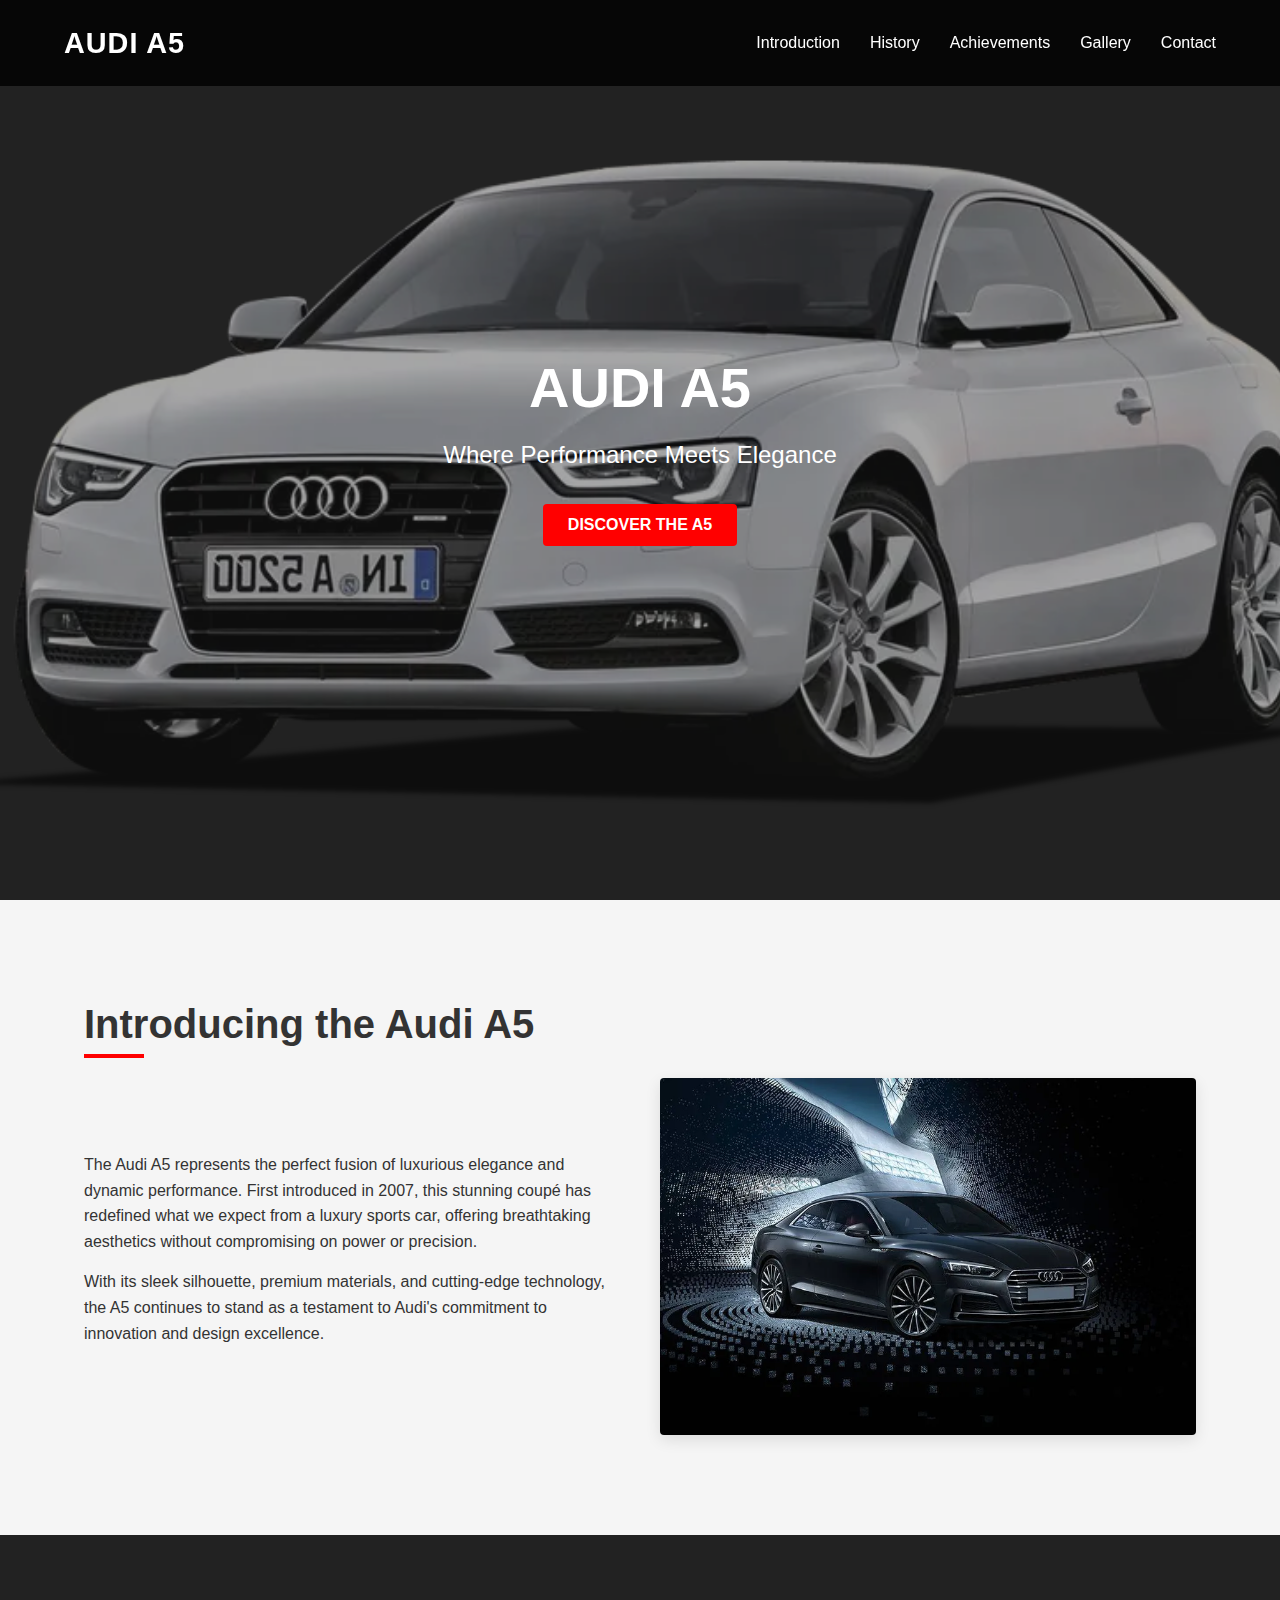
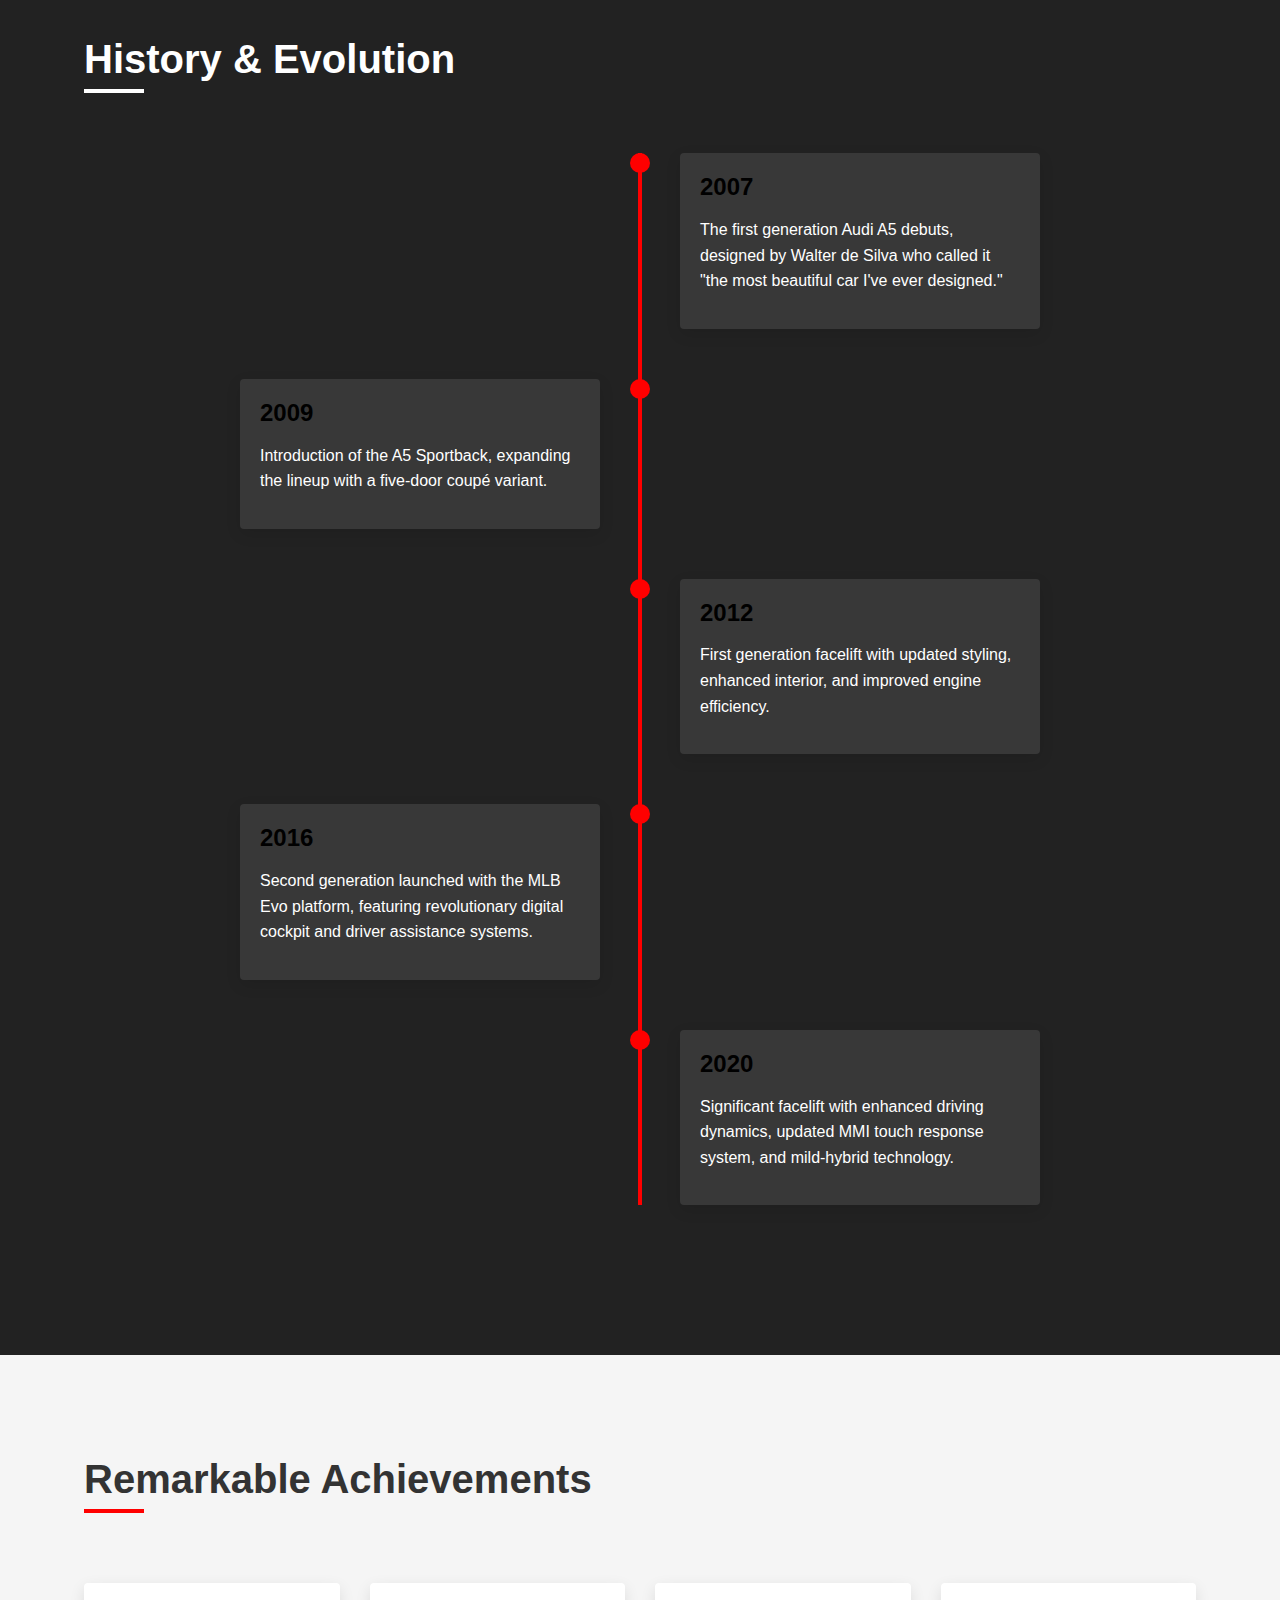
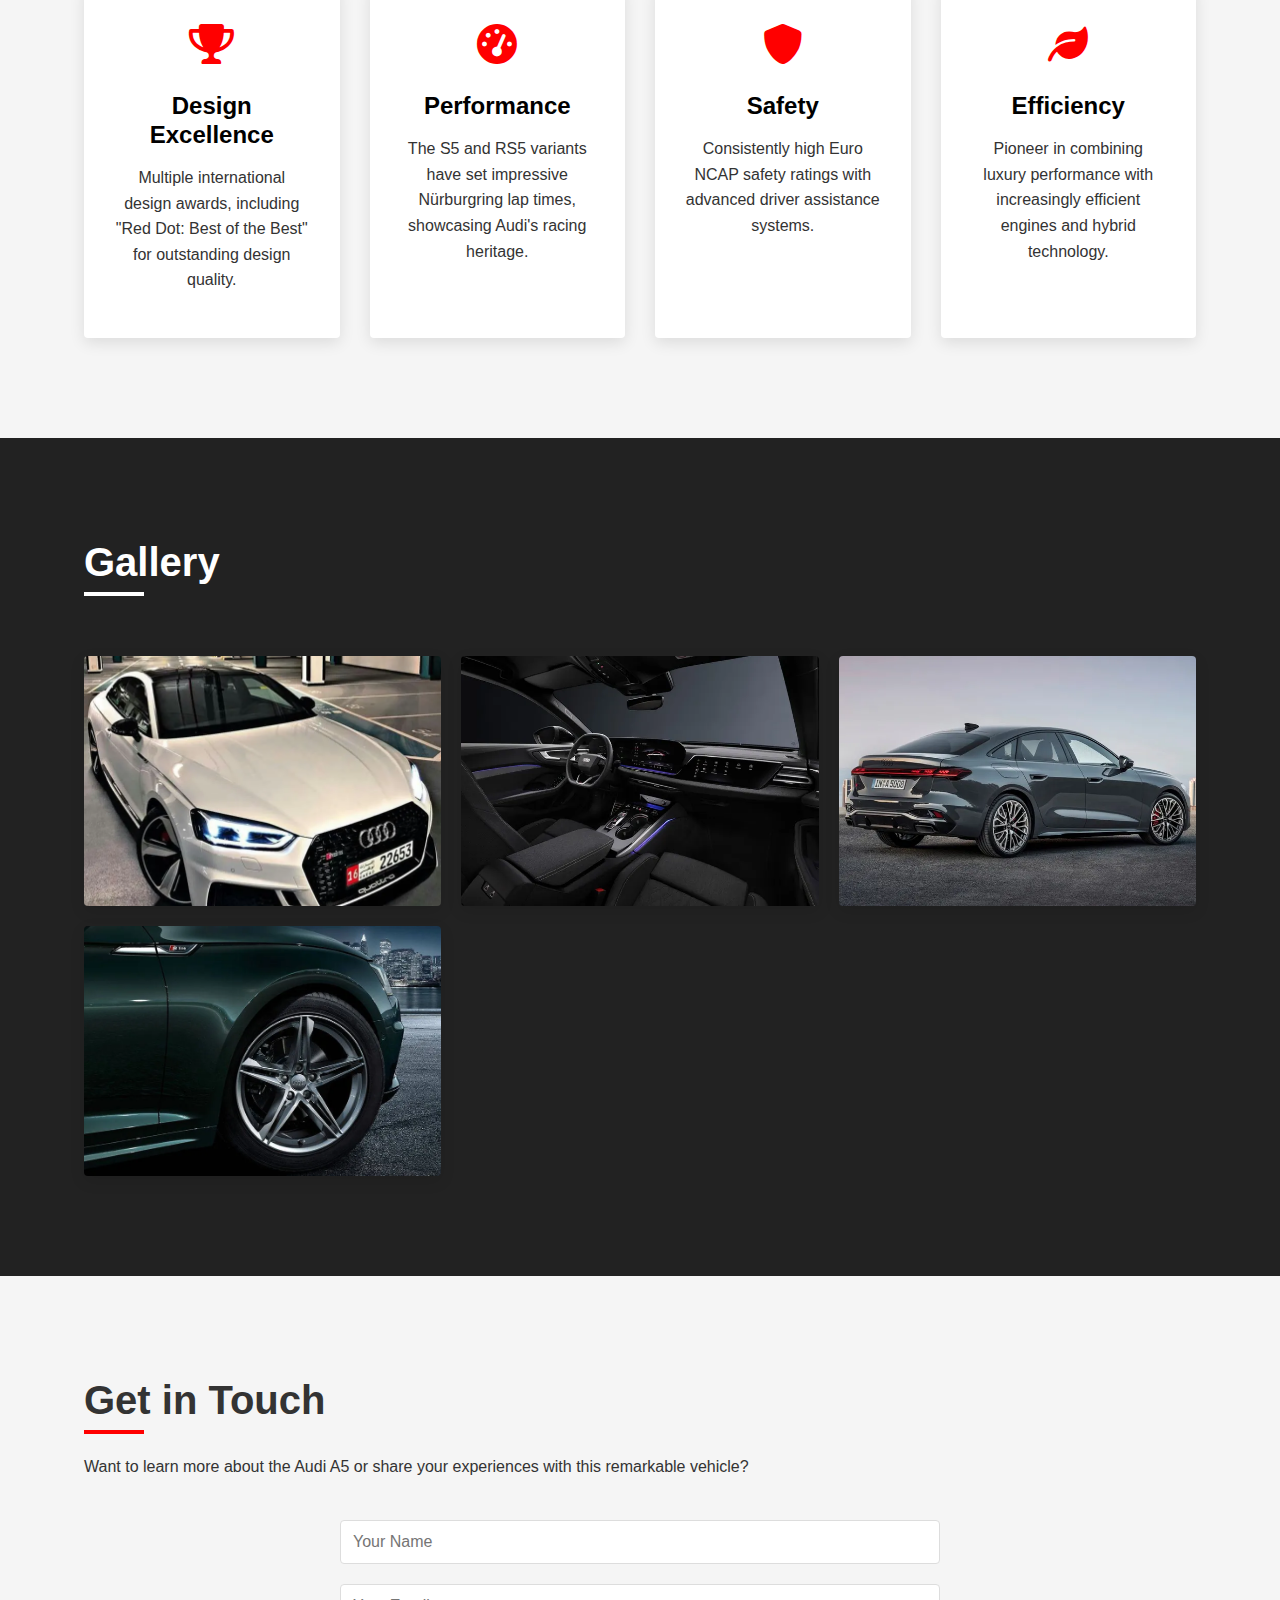
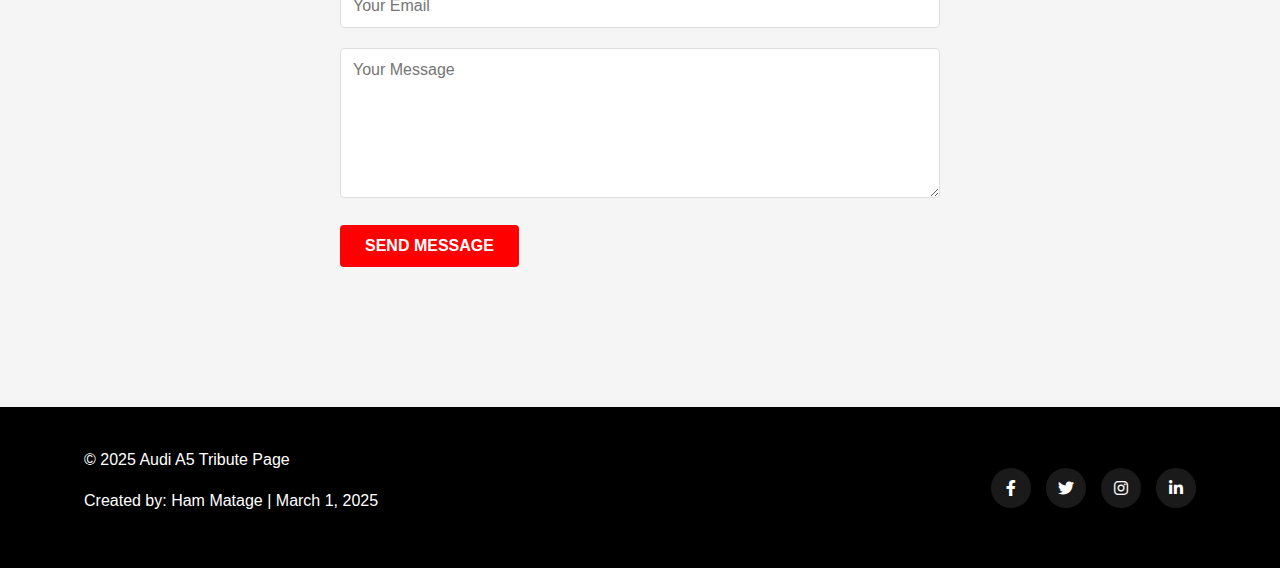
<file: index.html>
<!DOCTYPE html>
<html lang="en">
<head>
    <meta charset="UTF-8">
    <meta name="viewport" content="width=device-width, initial-scale=1.0">
    <title>Tribute to the Audi A5 | Elegance in Motion</title>
    <link rel="stylesheet" href="car.css">
    <link rel="stylesheet" href="https://cdnjs.cloudflare.com/ajax/libs/font-awesome/6.0.0-beta3/css/all.min.css">
</head>
<body>
    <!-- Navigation Bar -->
    <nav id="navbar">
        <div class="logo">AUDI A5</div>
        <ul class="nav-links">
            <li><a href="#introduction">Introduction</a></li>
            <li><a href="#history">History</a></li>
            <li><a href="#achievements">Achievements</a></li>
            <li><a href="#gallery">Gallery</a></li>
            <li><a href="#contact">Contact</a></li>
        </ul>
        <div class="burger">
            <div class="line1"></div>
            <div class="line2"></div>
            <div class="line3"></div>
        </div>
    </nav>

    <!-- Hero Secti~on -->
    <header id="hero">
        <div class="hero-content">
            <h1>AUDI A5</h1>
            <p class="tagline">Where Performance Meets Elegance</p>
            <button class="cta-button" id="reveal-button">Discover the A5</button>
        </div>
        <!-- Hero Image - Replace with your Audi A5 image -->
        <div class="hero-image-container">
            <img src="images\Image 11.webp" alt="Audi A5 Luxury Coupe" class="hero-image">
        </div>
    </header>

    <main>
        <!-- Introduction Section -->
        <section id="introduction" class="section">
            <div class="container">
                <h2>Introducing the Audi A5</h2>
                <div class="content-flex">
                    <div class="text-content">
                        <p>The Audi A5 represents the perfect fusion of luxurious elegance and dynamic performance. First introduced in 2007, this stunning coupé has redefined what we expect from a luxury sports car, offering breathtaking aesthetics without compromising on power or precision.</p>
                        <p>With its sleek silhouette, premium materials, and cutting-edge technology, the A5 continues to stand as a testament to Audi's commitment to innovation and design excellence.</p>
                    </div>
                    <!-- Side Image - Replace with another Audi A5 image -->
                    <div class="side-image">
                        <img src="images\audi-a5-front-medium-view-856824.webp" alt="Audi A5 Side Profile" id="info-image">
                    </div>
                </div>
            </div>
        </section>

        <!-- History Section -->
        <section id="history" class="section alt-section">
            <div class="container">
                <h2>History & Evolution</h2>
                <div class="timeline">
                    <div class="timeline-item">
                        <div class="timeline-dot"></div>
                        <div class="timeline-content">
                            <h3>2007</h3>
                            <p>The first generation Audi A5 debuts, designed by Walter de Silva who called it "the most beautiful car I've ever designed."</p>
                        </div>
                    </div>
                    <div class="timeline-item">
                        <div class="timeline-dot"></div>
                        <div class="timeline-content">
                            <h3>2009</h3>
                            <p>Introduction of the A5 Sportback, expanding the lineup with a five-door coupé variant.</p>
                        </div>
                    </div>
                    <div class="timeline-item">
                        <div class="timeline-dot"></div>
                        <div class="timeline-content">
                            <h3>2012</h3>
                            <p>First generation facelift with updated styling, enhanced interior, and improved engine efficiency.</p>
                        </div>
                    </div>
                    <div class="timeline-item">
                        <div class="timeline-dot"></div>
                        <div class="timeline-content">
                            <h3>2016</h3>
                            <p>Second generation launched with the MLB Evo platform, featuring revolutionary digital cockpit and driver assistance systems.</p>
                        </div>
                    </div>
                    <div class="timeline-item">
                        <div class="timeline-dot"></div>
                        <div class="timeline-content">
                            <h3>2020</h3>
                            <p>Significant facelift with enhanced driving dynamics, updated MMI touch response system, and mild-hybrid technology.</p>
                        </div>
                    </div>
                </div>
            </div>
        </section>

        <!-- Achievements Section -->
        <section id="achievements" class="section">
            <div class="container">
                <h2>Remarkable Achievements</h2>
                <div class="achievements-grid">
                    <div class="achievement-card">
                        <div class="achievement-icon">
                            <i class="fas fa-trophy"></i>
                        </div>
                        <h3>Design Excellence</h3>
                        <p>Multiple international design awards, including "Red Dot: Best of the Best" for outstanding design quality.</p>
                    </div>
                    <div class="achievement-card">
                        <div class="achievement-icon">
                            <i class="fas fa-tachometer-alt"></i>
                        </div>
                        <h3>Performance</h3>
                        <p>The S5 and RS5 variants have set impressive Nürburgring lap times, showcasing Audi's racing heritage.</p>
                    </div>
                    <div class="achievement-card">
                        <div class="achievement-icon">
                            <i class="fas fa-shield-alt"></i>
                        </div>
                        <h3>Safety</h3>
                        <p>Consistently high Euro NCAP safety ratings with advanced driver assistance systems.</p>
                    </div>
                    <div class="achievement-card">
                        <div class="achievement-icon">
                            <i class="fas fa-leaf"></i>
                        </div>
                        <h3>Efficiency</h3>
                        <p>Pioneer in combining luxury performance with increasingly efficient engines and hybrid technology.</p>
                    </div>
                </div>
            </div>
        </section>

        <!-- Gallery Section -->
        <section id="gallery" class="section alt-section">
            <div class="container">
                <h2>Gallery</h2>
                <div class="gallery-container">
                    <!-- Replace these with your Audi A5 images -->
                    <div class="gallery-item">
                        <img src="images\a718b1981dd5a54b448434178c0c8688.webp" alt="Audi A5 Front View" class="gallery-image">
                    </div>
                    <div class="gallery-item">
                        <img src="images\interior.webp" alt="Audi A5 Interior" class="gallery-image">
                    </div>
                    <div class="gallery-item">
                        <img src="images\Rear view.webp" alt="Audi A5 Rear View" class="gallery-image">
                    </div>
                    <div class="gallery-item">
                        <img src="images\Wheels.webp" alt="Audi A5 Wheels" class="gallery-image">
                    </div>
                </div>
            </div>
        </section>

        <!-- Hidden Facts Section (revealed by JS) -->
        <section id="hidden-facts" class="section hidden">
            <div class="container">
                <h2>Hidden Facts About the Audi A5</h2>
                <div class="facts-list">
                    <div class="fact-item">
                        <h3>Engineering Marvel</h3>
                        <p>The Audi A5's body uses high-strength steel and aluminum components, resulting in exceptional rigidity while maintaining a relatively light weight.</p>
                    </div>
                    <div class="fact-item">
                        <h3>Sound Engineering</h3>
                        <p>The exhaust note of the Audi S5 and RS5 is carefully engineered to produce a distinctive and exhilarating sound profile.</p>
                    </div>
                    <div class="fact-item">
                        <h3>Designer's Touch</h3>
                        <p>Walter de Silva, the designer of the original A5, considered it his masterpiece and often referred to its silhouette as "the perfect line."</p>
                    </div>
                </div>
                <button class="cta-button" id="hide-button">Hide Facts</button>
            </div>
        </section>
    </main>

    <!-- Contact Section -->
    <section id="contact" class="section">
        <div class="container">
            <h2>Get in Touch</h2>
            <p>Want to learn more about the Audi A5 or share your experiences with this remarkable vehicle?</p>
            <div class="contact-form">
                <form id="tribute-form">
                    <div class="form-group">
                        <input type="text" id="name" placeholder="Your Name" required>
                    </div>
                    <div class="form-group">
                        <input type="email" id="email" placeholder="Your Email" required>
                    </div>
                    <div class="form-group">
                        <textarea id="message" placeholder="Your Message" required></textarea>
                    </div>
                    <button type="submit" class="submit-button">Send Message</button>
                </form>
            </div>
        </div>
    </section>

    <!-- Footer -->
    <footer>
        <div class="container">
            <div class="footer-content">
                <div class="footer-info">
                    <p>&copy; 2025 Audi A5 Tribute Page</p>
                    <p>Created by: Ham Matage | March 1, 2025</p>
                </div>
                <div class="social-links">
                    <a href="https://facebook.com" target="_blank" class="social-icon"><i class="fab fa-facebook-f"></i></a>
                    <a href="https://twitter.com" target="_blank" class="social-icon"><i class="fab fa-twitter"></i></a>
                    <a href="https://instagram.com" target="_blank" class="social-icon"><i class="fab fa-instagram"></i></a>
                    <a href="https://linkedin.com" target="_blank" class="social-icon"><i class="fab fa-linkedin-in"></i></a>
                </div>
            </div>
        </div>
    </footer>

    <script src="car.js"></script>
</body>
</html>
</file>
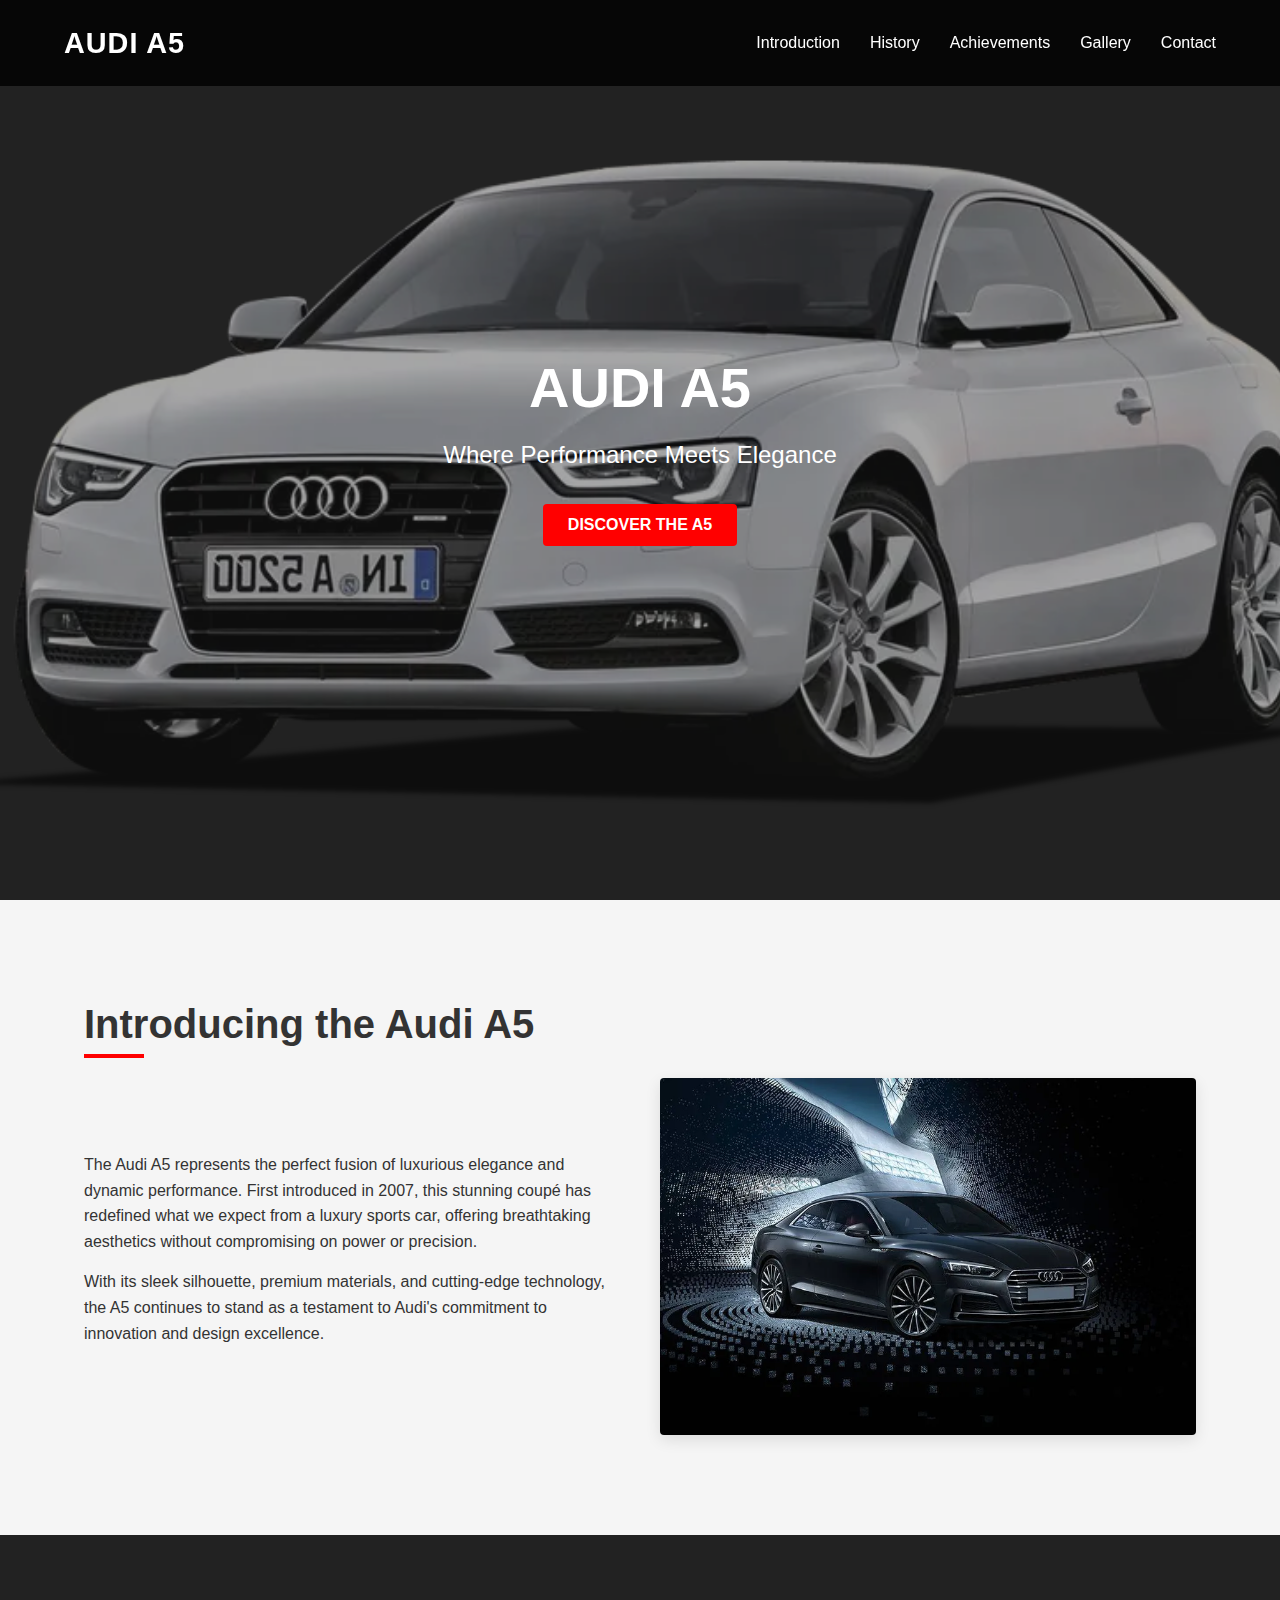
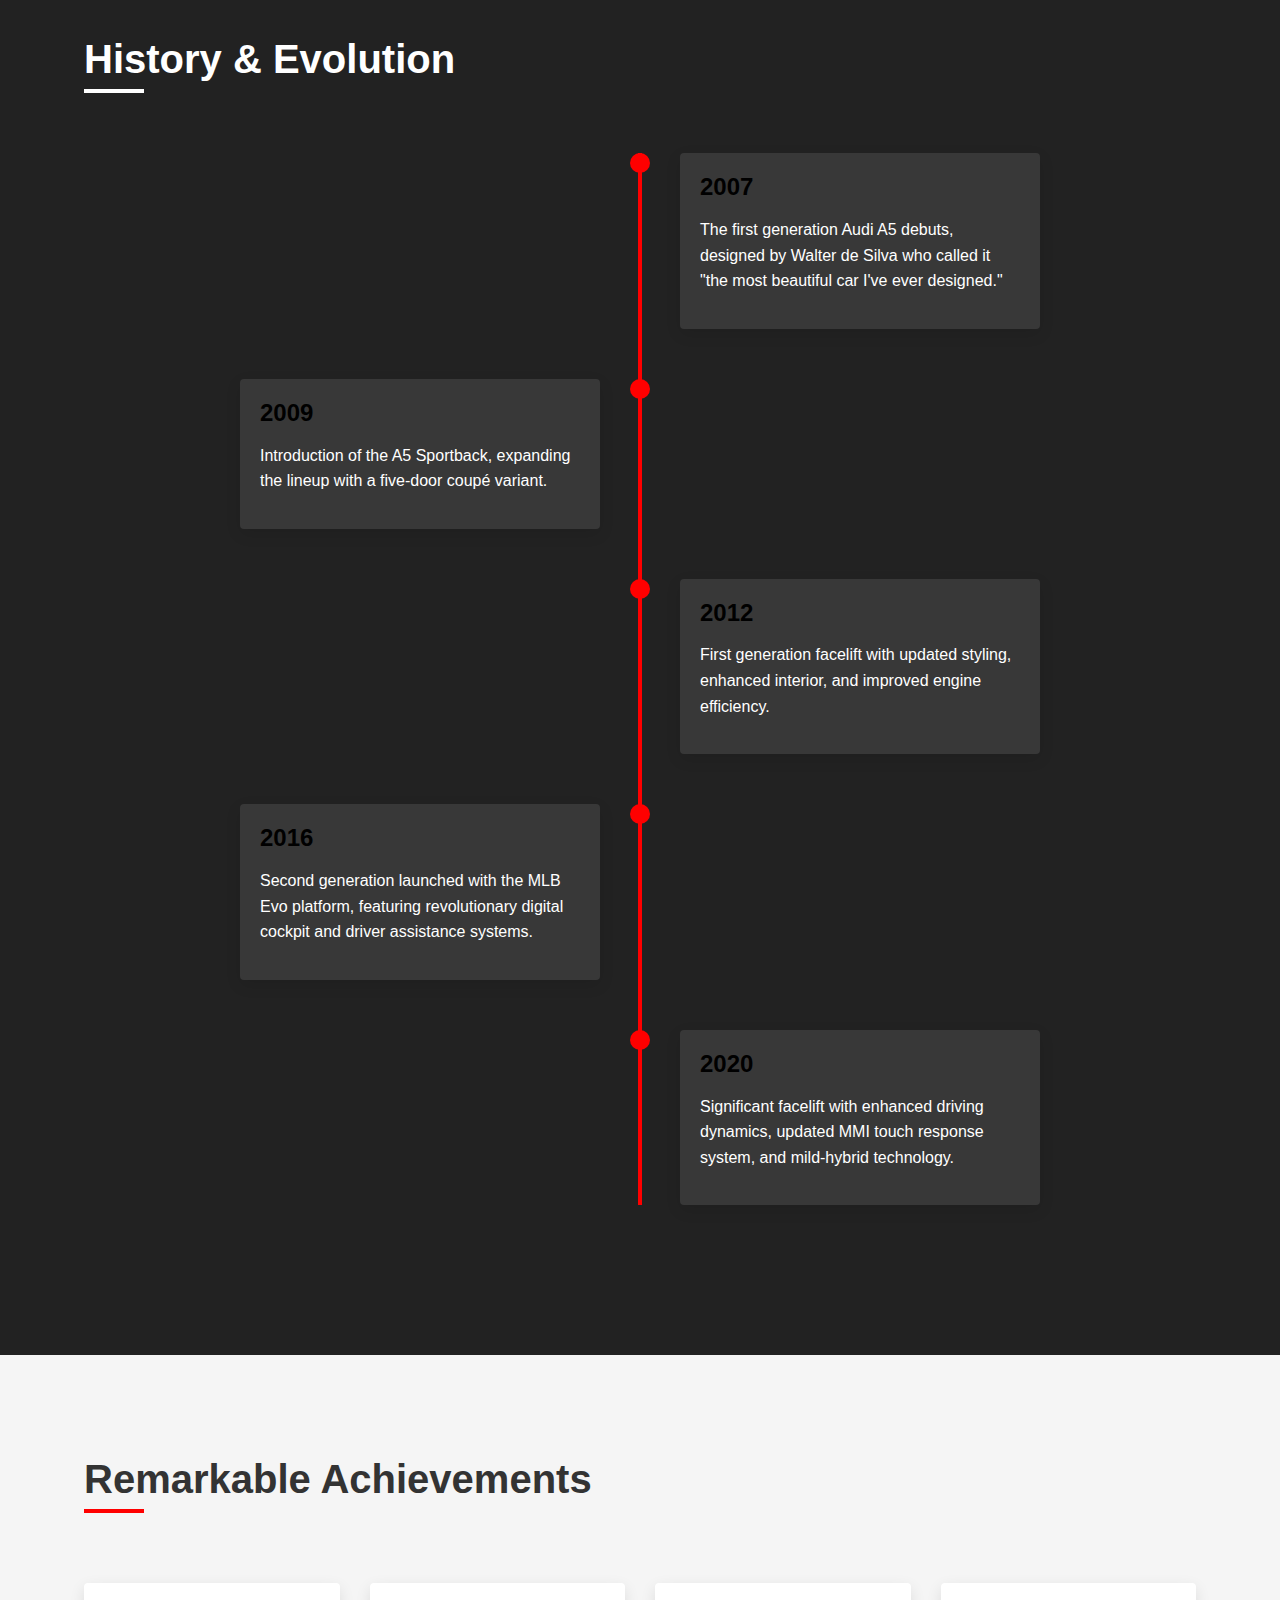
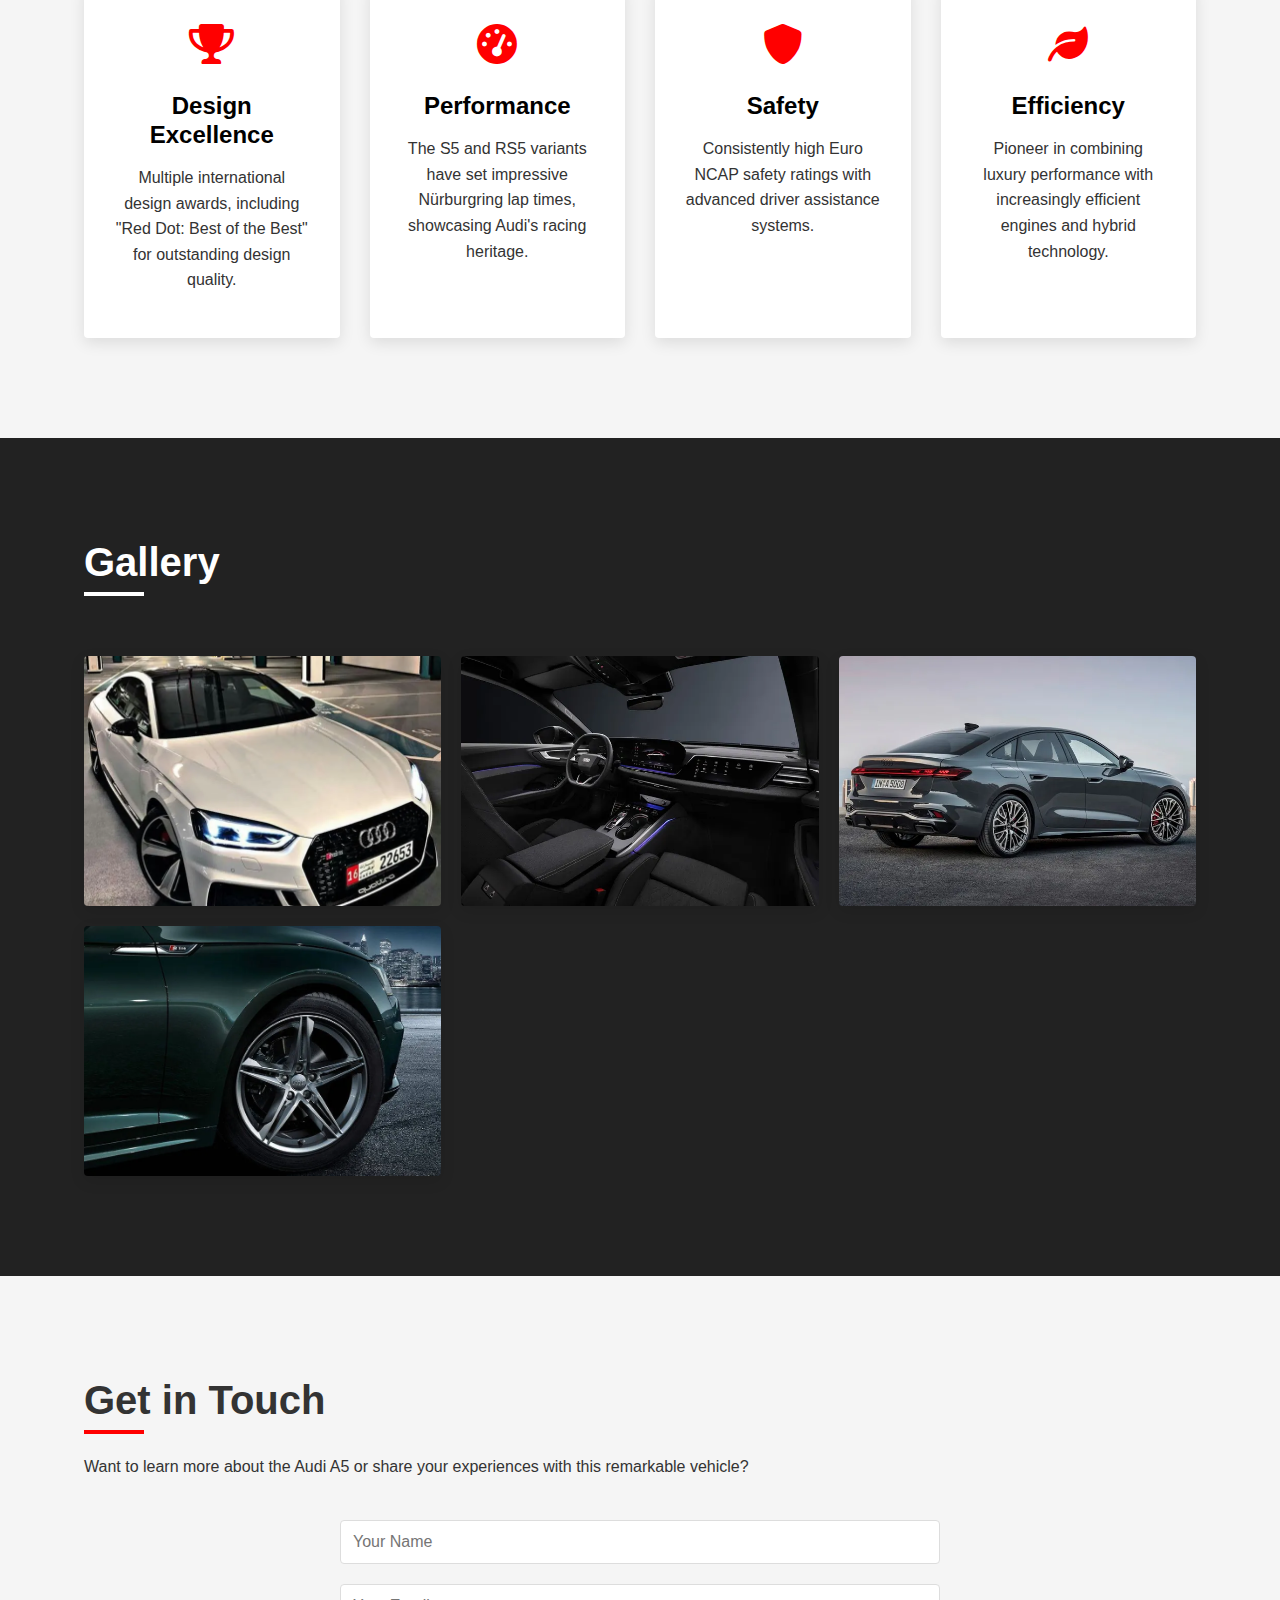
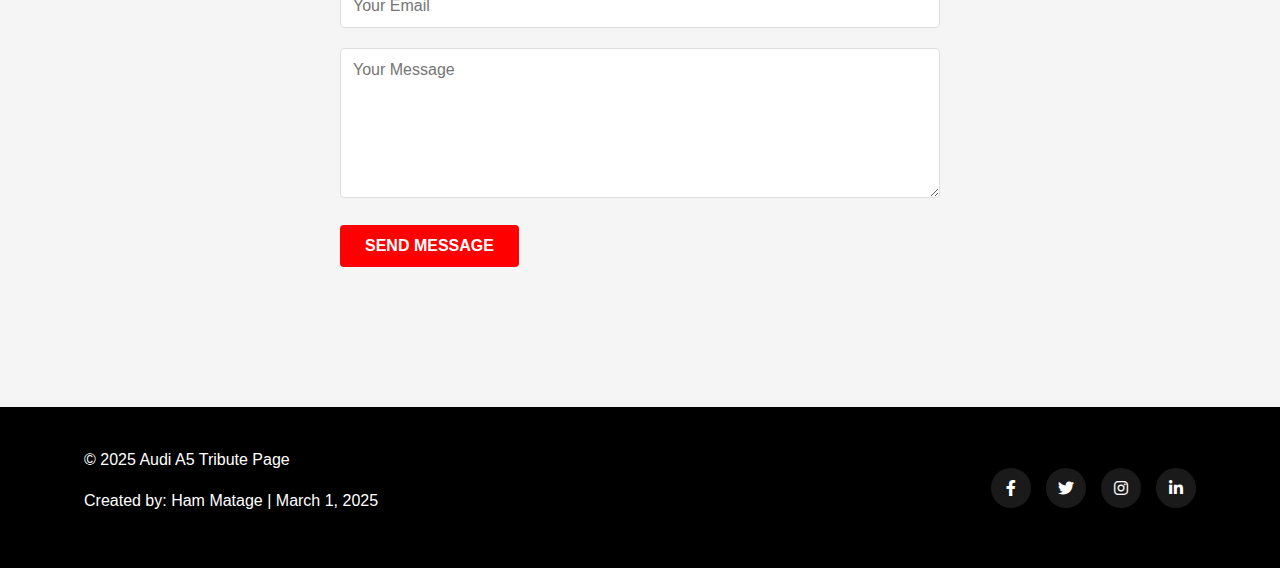
<file: Car.html>
<!DOCTYPE html>
<html lang="en">
<head>
    <meta charset="UTF-8">
    <meta name="viewport" content="width=device-width, initial-scale=1.0">
    <title>Tribute to the Audi A5 | Elegance in Motion</title>
    <link rel="stylesheet" href="car.css">
    <link rel="stylesheet" href="https://cdnjs.cloudflare.com/ajax/libs/font-awesome/6.0.0-beta3/css/all.min.css">
</head>
<body>
    <!-- Navigation Bar -->
    <nav id="navbar">
        <div class="logo">AUDI A5</div>
        <ul class="nav-links">
            <li><a href="#introduction">Introduction</a></li>
            <li><a href="#history">History</a></li>
            <li><a href="#achievements">Achievements</a></li>
            <li><a href="#gallery">Gallery</a></li>
            <li><a href="#contact">Contact</a></li>
        </ul>
        <div class="burger">
            <div class="line1"></div>
            <div class="line2"></div>
            <div class="line3"></div>
        </div>
    </nav>

    <!-- Hero Secti~on -->
    <header id="hero">
        <div class="hero-content">
            <h1>AUDI A5</h1>
            <p class="tagline">Where Performance Meets Elegance</p>
            <button class="cta-button" id="reveal-button">Discover the A5</button>
        </div>
        <!-- Hero Image - Replace with your Audi A5 image -->
        <div class="hero-image-container">
            <img src="images\Image 11.webp" alt="Audi A5 Luxury Coupe" class="hero-image">
        </div>
    </header>

    <main>
        <!-- Introduction Section -->
        <section id="introduction" class="section">
            <div class="container">
                <h2>Introducing the Audi A5</h2>
                <div class="content-flex">
                    <div class="text-content">
                        <p>The Audi A5 represents the perfect fusion of luxurious elegance and dynamic performance. First introduced in 2007, this stunning coupé has redefined what we expect from a luxury sports car, offering breathtaking aesthetics without compromising on power or precision.</p>
                        <p>With its sleek silhouette, premium materials, and cutting-edge technology, the A5 continues to stand as a testament to Audi's commitment to innovation and design excellence.</p>
                    </div>
                    <!-- Side Image - Replace with another Audi A5 image -->
                    <div class="side-image">
                        <img src="images\audi-a5-front-medium-view-856824.webp" alt="Audi A5 Side Profile" id="info-image">
                    </div>
                </div>
            </div>
        </section>

        <!-- History Section -->
        <section id="history" class="section alt-section">
            <div class="container">
                <h2>History & Evolution</h2>
                <div class="timeline">
                    <div class="timeline-item">
                        <div class="timeline-dot"></div>
                        <div class="timeline-content">
                            <h3>2007</h3>
                            <p>The first generation Audi A5 debuts, designed by Walter de Silva who called it "the most beautiful car I've ever designed."</p>
                        </div>
                    </div>
                    <div class="timeline-item">
                        <div class="timeline-dot"></div>
                        <div class="timeline-content">
                            <h3>2009</h3>
                            <p>Introduction of the A5 Sportback, expanding the lineup with a five-door coupé variant.</p>
                        </div>
                    </div>
                    <div class="timeline-item">
                        <div class="timeline-dot"></div>
                        <div class="timeline-content">
                            <h3>2012</h3>
                            <p>First generation facelift with updated styling, enhanced interior, and improved engine efficiency.</p>
                        </div>
                    </div>
                    <div class="timeline-item">
                        <div class="timeline-dot"></div>
                        <div class="timeline-content">
                            <h3>2016</h3>
                            <p>Second generation launched with the MLB Evo platform, featuring revolutionary digital cockpit and driver assistance systems.</p>
                        </div>
                    </div>
                    <div class="timeline-item">
                        <div class="timeline-dot"></div>
                        <div class="timeline-content">
                            <h3>2020</h3>
                            <p>Significant facelift with enhanced driving dynamics, updated MMI touch response system, and mild-hybrid technology.</p>
                        </div>
                    </div>
                </div>
            </div>
        </section>

        <!-- Achievements Section -->
        <section id="achievements" class="section">
            <div class="container">
                <h2>Remarkable Achievements</h2>
                <div class="achievements-grid">
                    <div class="achievement-card">
                        <div class="achievement-icon">
                            <i class="fas fa-trophy"></i>
                        </div>
                        <h3>Design Excellence</h3>
                        <p>Multiple international design awards, including "Red Dot: Best of the Best" for outstanding design quality.</p>
                    </div>
                    <div class="achievement-card">
                        <div class="achievement-icon">
                            <i class="fas fa-tachometer-alt"></i>
                        </div>
                        <h3>Performance</h3>
                        <p>The S5 and RS5 variants have set impressive Nürburgring lap times, showcasing Audi's racing heritage.</p>
                    </div>
                    <div class="achievement-card">
                        <div class="achievement-icon">
                            <i class="fas fa-shield-alt"></i>
                        </div>
                        <h3>Safety</h3>
                        <p>Consistently high Euro NCAP safety ratings with advanced driver assistance systems.</p>
                    </div>
                    <div class="achievement-card">
                        <div class="achievement-icon">
                            <i class="fas fa-leaf"></i>
                        </div>
                        <h3>Efficiency</h3>
                        <p>Pioneer in combining luxury performance with increasingly efficient engines and hybrid technology.</p>
                    </div>
                </div>
            </div>
        </section>

        <!-- Gallery Section -->
        <section id="gallery" class="section alt-section">
            <div class="container">
                <h2>Gallery</h2>
                <div class="gallery-container">
                    <!-- Replace these with your Audi A5 images -->
                    <div class="gallery-item">
                        <img src="images\a718b1981dd5a54b448434178c0c8688.webp" alt="Audi A5 Front View" class="gallery-image">
                    </div>
                    <div class="gallery-item">
                        <img src="images\interior.webp" alt="Audi A5 Interior" class="gallery-image">
                    </div>
                    <div class="gallery-item">
                        <img src="images\Rear view.webp" alt="Audi A5 Rear View" class="gallery-image">
                    </div>
                    <div class="gallery-item">
                        <img src="images\Wheels.webp" alt="Audi A5 Wheels" class="gallery-image">
                    </div>
                </div>
            </div>
        </section>

        <!-- Hidden Facts Section (revealed by JS) -->
        <section id="hidden-facts" class="section hidden">
            <div class="container">
                <h2>Hidden Facts About the Audi A5</h2>
                <div class="facts-list">
                    <div class="fact-item">
                        <h3>Engineering Marvel</h3>
                        <p>The Audi A5's body uses high-strength steel and aluminum components, resulting in exceptional rigidity while maintaining a relatively light weight.</p>
                    </div>
                    <div class="fact-item">
                        <h3>Sound Engineering</h3>
                        <p>The exhaust note of the Audi S5 and RS5 is carefully engineered to produce a distinctive and exhilarating sound profile.</p>
                    </div>
                    <div class="fact-item">
                        <h3>Designer's Touch</h3>
                        <p>Walter de Silva, the designer of the original A5, considered it his masterpiece and often referred to its silhouette as "the perfect line."</p>
                    </div>
                </div>
                <button class="cta-button" id="hide-button">Hide Facts</button>
            </div>
        </section>
    </main>

    <!-- Contact Section -->
    <section id="contact" class="section">
        <div class="container">
            <h2>Get in Touch</h2>
            <p>Want to learn more about the Audi A5 or share your experiences with this remarkable vehicle?</p>
            <div class="contact-form">
                <form id="tribute-form">
                    <div class="form-group">
                        <input type="text" id="name" placeholder="Your Name" required>
                    </div>
                    <div class="form-group">
                        <input type="email" id="email" placeholder="Your Email" required>
                    </div>
                    <div class="form-group">
                        <textarea id="message" placeholder="Your Message" required></textarea>
                    </div>
                    <button type="submit" class="submit-button">Send Message</button>
                </form>
            </div>
        </div>
    </section>

    <!-- Footer -->
    <footer>
        <div class="container">
            <div class="footer-content">
                <div class="footer-info">
                    <p>&copy; 2025 Audi A5 Tribute Page</p>
                    <p>Created by: Ham Matage | March 1, 2025</p>
                </div>
                <div class="social-links">
                    <a href="https://facebook.com" target="_blank" class="social-icon"><i class="fab fa-facebook-f"></i></a>
                    <a href="https://twitter.com" target="_blank" class="social-icon"><i class="fab fa-twitter"></i></a>
                    <a href="https://instagram.com" target="_blank" class="social-icon"><i class="fab fa-instagram"></i></a>
                    <a href="https://linkedin.com" target="_blank" class="social-icon"><i class="fab fa-linkedin-in"></i></a>
                </div>
            </div>
        </div>
    </footer>

    <script src="car.js"></script>
</body>
</html>
</file>
<file: car.css>
/* Base Styles and Variables */
:root {
  --primary-color: #000000;
  --secondary-color: #ff0000;
  --accent-color: #ffffff;
  --text-color: #333333;
  --light-gray: #f5f5f5;
  --dark-gray: #222222;
  --transition: all 0.3s ease;
  --shadow: 0 5px 15px rgba(0, 0, 0, 0.1);
  --border-radius: 4px;
}

* {
  margin: 0;
  padding: 0;
  box-sizing: border-box;
}

html {
  scroll-behavior: smooth;
}

body {
  font-family: "Segoe UI", Tahoma, Geneva, Verdana, sans-serif;
  line-height: 1.6;
  color: var(--text-color);
  background-color: var(--light-gray);
  overflow-x: hidden;
}

.container {
  width: 90%;
  max-width: 1200px;
  margin: 0 auto;
  padding: 0 20px;
}

h1,
h2,
h3,
h4 {
  font-weight: 700;
  line-height: 1.2;
  margin-bottom: 15px;
}

h1 {
  font-size: 3.5rem;
  text-transform: uppercase;
}

h2 {
  font-size: 2.5rem;
  position: relative;
  display: inline-block;
  margin-bottom: 30px;
}

h2::after {
  content: "";
  position: absolute;
  bottom: -10px;
  left: 0;
  width: 60px;
  height: 4px;
  background-color: var(--secondary-color);
}

h3 {
  font-size: 1.5rem;
  color: var(--primary-color);
}

p {
  margin-bottom: 15px;
}

img {
  max-width: 100%;
  height: auto;
  display: block;
}

/* Button Styles */
.cta-button,
.submit-button {
  padding: 12px 25px;
  background-color: var(--secondary-color);
  color: var(--accent-color);
  border: none;
  border-radius: var(--border-radius);
  font-weight: 600;
  text-transform: uppercase;
  cursor: pointer;
  transition: var(--transition);
  font-size: 1rem;
}

.cta-button:hover,
.submit-button:hover {
  background-color: #cc0000;
  transform: translateY(-3px);
  box-shadow: var(--shadow);
}

/* Navigation Bar */
#navbar {
  position: fixed;
  top: 0;
  left: 0;
  width: 100%;
  display: flex;
  justify-content: space-between;
  align-items: center;
  padding: 20px 5%;
  background-color: rgba(0, 0, 0, 0.8);
  color: var(--accent-color);
  z-index: 1000;
  transition: var(--transition);
}

.logo {
  font-size: 1.8rem;
  font-weight: 700;
  letter-spacing: 1px;
}

.nav-links {
  display: flex;
  list-style: none;
}

.nav-links li {
  margin-left: 30px;
}

.nav-links a {
  color: var(--accent-color);
  text-decoration: none;
  font-weight: 500;
  font-size: 1rem;
  transition: var(--transition);
  position: relative;
}

.nav-links a::after {
  content: "";
  position: absolute;
  width: 0;
  height: 2px;
  bottom: -5px;
  left: 0;
  background-color: var(--secondary-color);
  transition: var(--transition);
}

.nav-links a:hover::after {
  width: 100%;
}

.burger {
  display: none;
  cursor: pointer;
}

.burger div {
  width: 25px;
  height: 3px;
  background-color: var(--accent-color);
  margin: 5px;
  transition: var(--transition);
}

/* Hero Section */
#hero {
  height: 100vh;
  display: flex;
  align-items: center;
  justify-content: center;
  background-color: var(--dark-gray);
  position: relative;
  overflow: hidden;
  color: var(--accent-color);
}

.hero-content {
  text-align: center;
  z-index: 2;
  padding: 0 20px;
  max-width: 800px;
}

.tagline {
  font-size: 1.5rem;
  margin-bottom: 30px;
  font-weight: 300;
}

.hero-image-container {
  position: absolute;
  top: 0;
  left: 0;
  width: 100%;
  height: 100%;
  z-index: 1;
}

.hero-image {
  width: 100%;
  height: 100%;
  object-fit: cover;
  opacity: 0.6;
}

/* Main Content Sections */
.section {
  padding: 100px 0;
}

.alt-section {
  background-color: var(--dark-gray);
  color: var(--accent-color);
}

.alt-section h2::after {
  background-color: var(--accent-color);
}

.content-flex {
  display: flex;
  align-items: center;
  gap: 40px;
}

.text-content {
  flex: 1;
}

.side-image {
  flex: 1;
  border-radius: var(--border-radius);
  overflow: hidden;
  box-shadow: var(--shadow);
}

/* Timeline Styles */
.timeline {
  position: relative;
  max-width: 800px;
  margin: 40px auto;
}

.timeline::before {
  content: "";
  position: absolute;
  top: 0;
  left: 50%;
  transform: translateX(-50%);
  width: 4px;
  height: 100%;
  background-color: var(--secondary-color);
}

.timeline-item {
  position: relative;
  margin-bottom: 50px;
}

.timeline-dot {
  position: absolute;
  top: 0;
  left: 50%;
  transform: translateX(-50%);
  width: 20px;
  height: 20px;
  border-radius: 50%;
  background-color: var(--secondary-color);
  z-index: 10;
}

.timeline-content {
  position: relative;
  width: 45%;
  padding: 20px;
  background-color: rgba(255, 255, 255, 0.1);
  border-radius: var(--border-radius);
  box-shadow: var(--shadow);
}

.timeline-item:nth-child(odd) .timeline-content {
  left: 55%;
}

.timeline-item:nth-child(even) .timeline-content {
  left: 0;
}

/* Achievements Section */
.achievements-grid {
  display: grid;
  grid-template-columns: repeat(auto-fit, minmax(250px, 1fr));
  gap: 30px;
  margin-top: 50px;
}

.achievement-card {
  background-color: var(--accent-color);
  border-radius: var(--border-radius);
  padding: 30px;
  box-shadow: var(--shadow);
  transition: var(--transition);
  text-align: center;
}

.achievement-card:hover {
  transform: translateY(-10px);
  box-shadow: 0 15px 30px rgba(0, 0, 0, 0.2);
}

.achievement-icon {
  font-size: 2.5rem;
  color: var(--secondary-color);
  margin-bottom: 15px;
}

/* Gallery Section */
.gallery-container {
  display: grid;
  grid-template-columns: repeat(auto-fill, minmax(300px, 1fr));
  gap: 20px;
  margin-top: 40px;
}

.gallery-item {
  border-radius: var(--border-radius);
  overflow: hidden;
  box-shadow: var(--shadow);
  transition: var(--transition);
}

.gallery-item:hover {
  transform: scale(1.03);
}

.gallery-image {
  width: 100%;
  height: 250px;
  object-fit: cover;
}

/* Hidden Facts Section */
#hidden-facts {
  background-color: var(--dark-gray);
  color: var(--accent-color);
  transform: translateY(20px);
  opacity: 0;
  transition: var(--transition);
}

#hidden-facts.active {
  transform: translateY(0);
  opacity: 1;
}

.hidden {
  display: none;
}

.facts-list {
  display: grid;
  grid-template-columns: repeat(auto-fit, minmax(300px, 1fr));
  gap: 30px;
  margin: 40px 0;
}

.fact-item {
  background-color: rgba(255, 255, 255, 0.1);
  padding: 20px;
  border-radius: var(--border-radius);
  box-shadow: var(--shadow);
}

/* Contact Form */
.contact-form {
  max-width: 600px;
  margin: 40px auto;
}

.form-group {
  margin-bottom: 20px;
}

input,
textarea {
  width: 100%;
  padding: 12px;
  border: 1px solid #ddd;
  border-radius: var(--border-radius);
  font-family: inherit;
  font-size: 1rem;
}

textarea {
  min-height: 150px;
  resize: vertical;
}

/* Footer */
footer {
  background-color: var(--primary-color);
  color: var(--accent-color);
  padding: 40px 0;
}

.footer-content {
  display: flex;
  justify-content: space-between;
  align-items: center;
}

.social-links {
  display: flex;
  gap: 15px;
}

.social-icon {
  display: flex;
  align-items: center;
  justify-content: center;
  width: 40px;
  height: 40px;
  border-radius: 50%;
  background-color: rgba(255, 255, 255, 0.1);
  color: var(--accent-color);
  text-decoration: none;
  transition: var(--transition);
}

.social-icon:hover {
  background-color: var(--secondary-color);
  transform: translateY(-3px);
}

/* Responsive Design */
@media screen and (max-width: 1024px) {
  h1 {
    font-size: 3rem;
  }

  h2 {
    font-size: 2rem;
  }

  .content-flex {
    flex-direction: column;
  }

  .timeline-content {
    width: 85%;
  }

  .timeline-item:nth-child(odd) .timeline-content,
  .timeline-item:nth-child(even) .timeline-content {
    left: 15%;
  }

  .timeline::before {
    left: 10%;
  }

  .timeline-dot {
    left: 10%;
  }
}

@media screen and (max-width: 768px) {
  body {
    font-size: 0.9rem;
  }

  h1 {
    font-size: 2.5rem;
  }

  h2 {
    font-size: 1.8rem;
  }

  .nav-links {
    position: absolute;
    right: 0;
    top: 80px;
    height: calc(100vh - 80px);
    background-color: var(--primary-color);
    display: flex;
    flex-direction: column;
    align-items: center;
    justify-content: space-around;
    width: 100%;
    transform: translateX(100%);
    transition: var(--transition);
    opacity: 0;
  }

  .nav-links.active {
    transform: translateX(0);
    opacity: 1;
  }

  .nav-links li {
    margin: 0;
  }

  .burger {
    display: block;
  }

  .section {
    padding: 70px 0;
  }

  .footer-content {
    flex-direction: column;
    text-align: center;
  }

  .social-links {
    margin-top: 20px;
  }
}

@media screen and (max-width: 480px) {
  h1 {
    font-size: 2rem;
  }

  h2 {
    font-size: 1.5rem;
  }

  .timeline-content {
    width: 80%;
  }

  .timeline-item:nth-child(odd) .timeline-content,
  .timeline-item:nth-child(even) .timeline-content {
    left: 20%;
  }

  .timeline::before {
    left: 15%;
  }

  .timeline-dot {
    left: 15%;
  }
}
</file>
